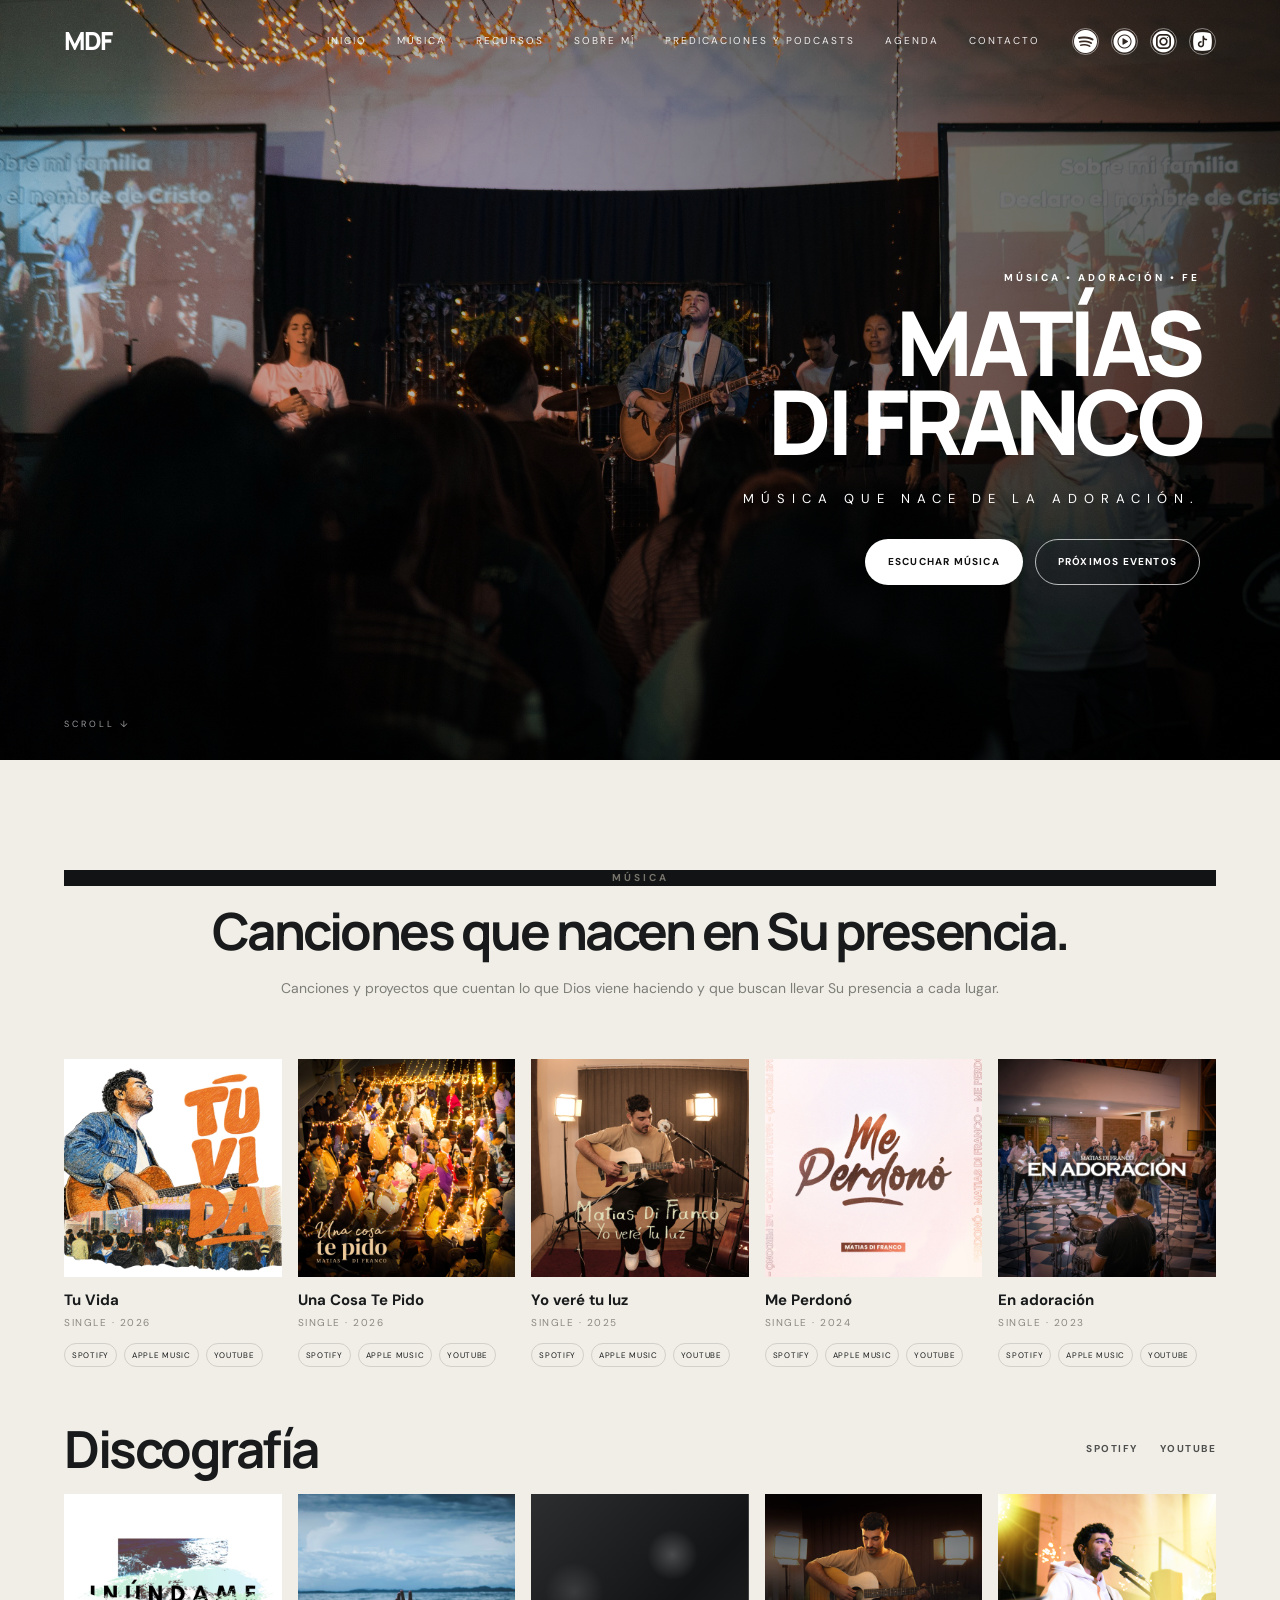
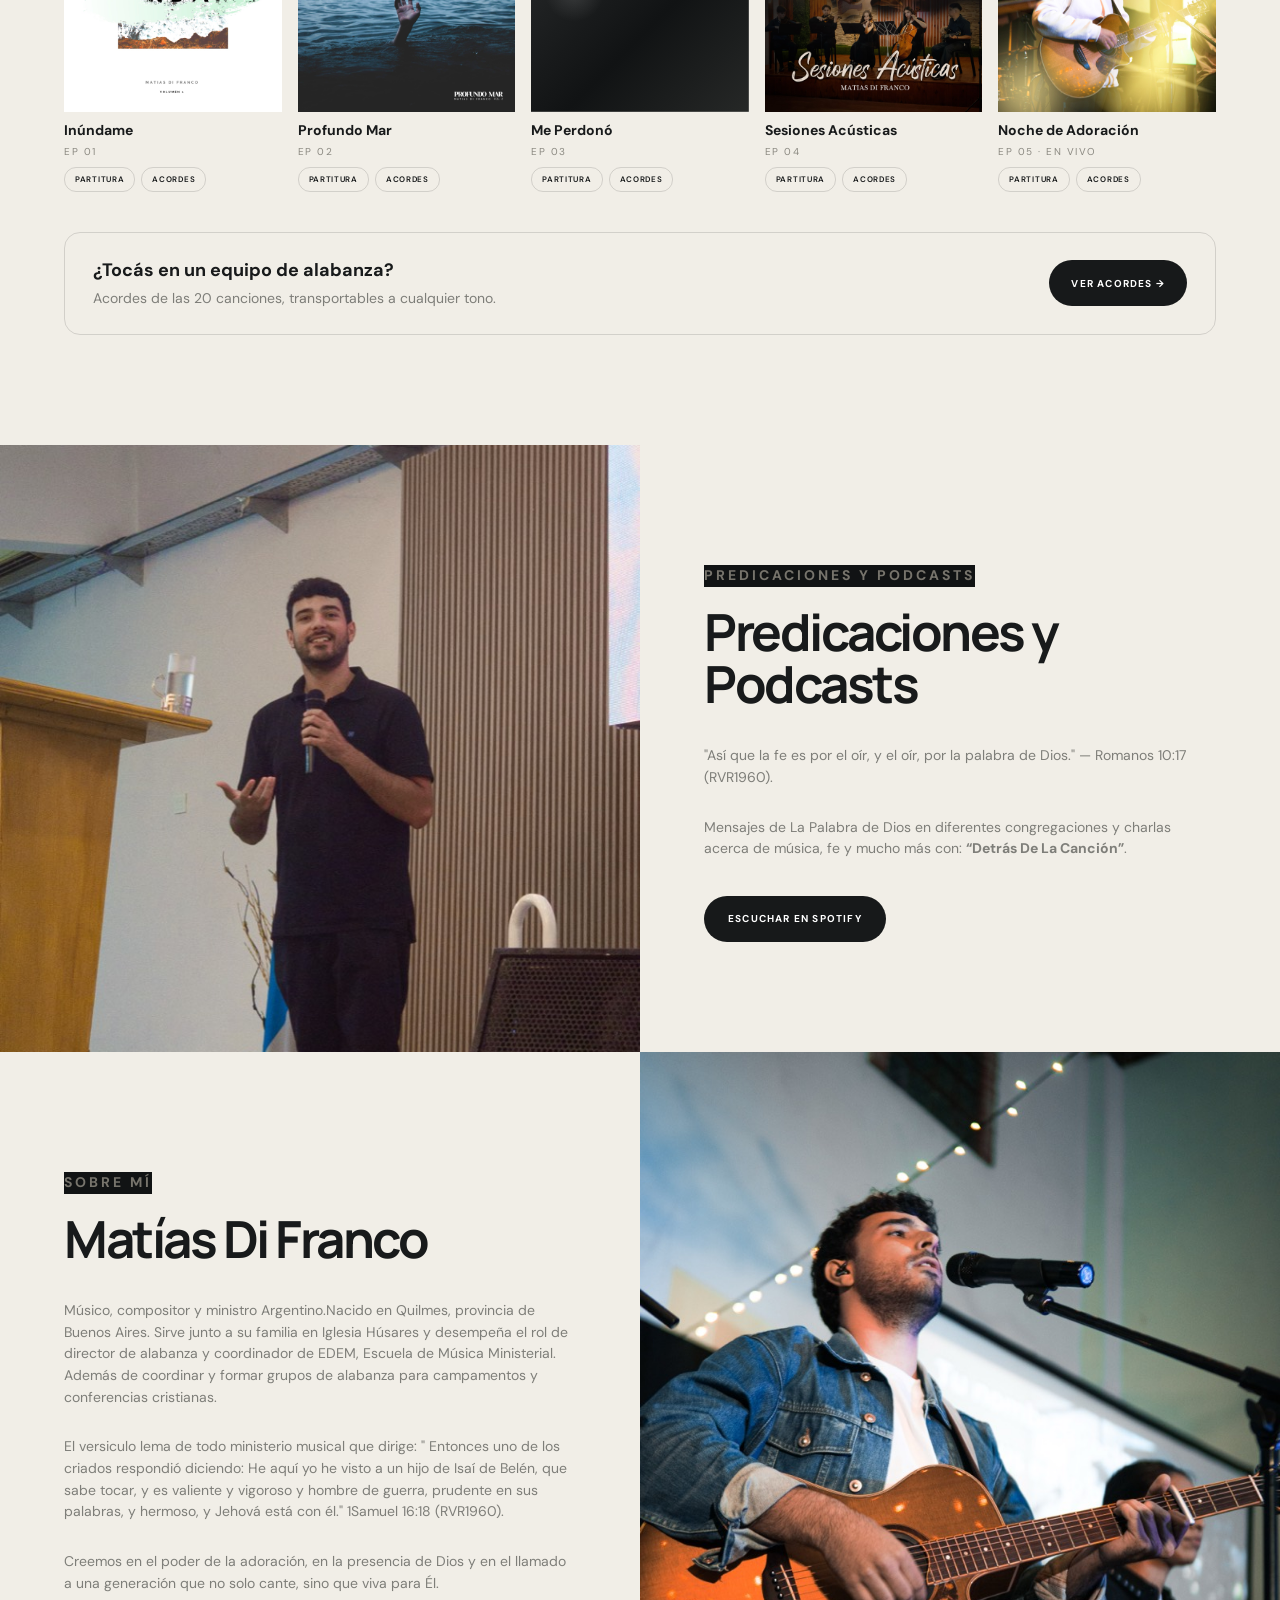
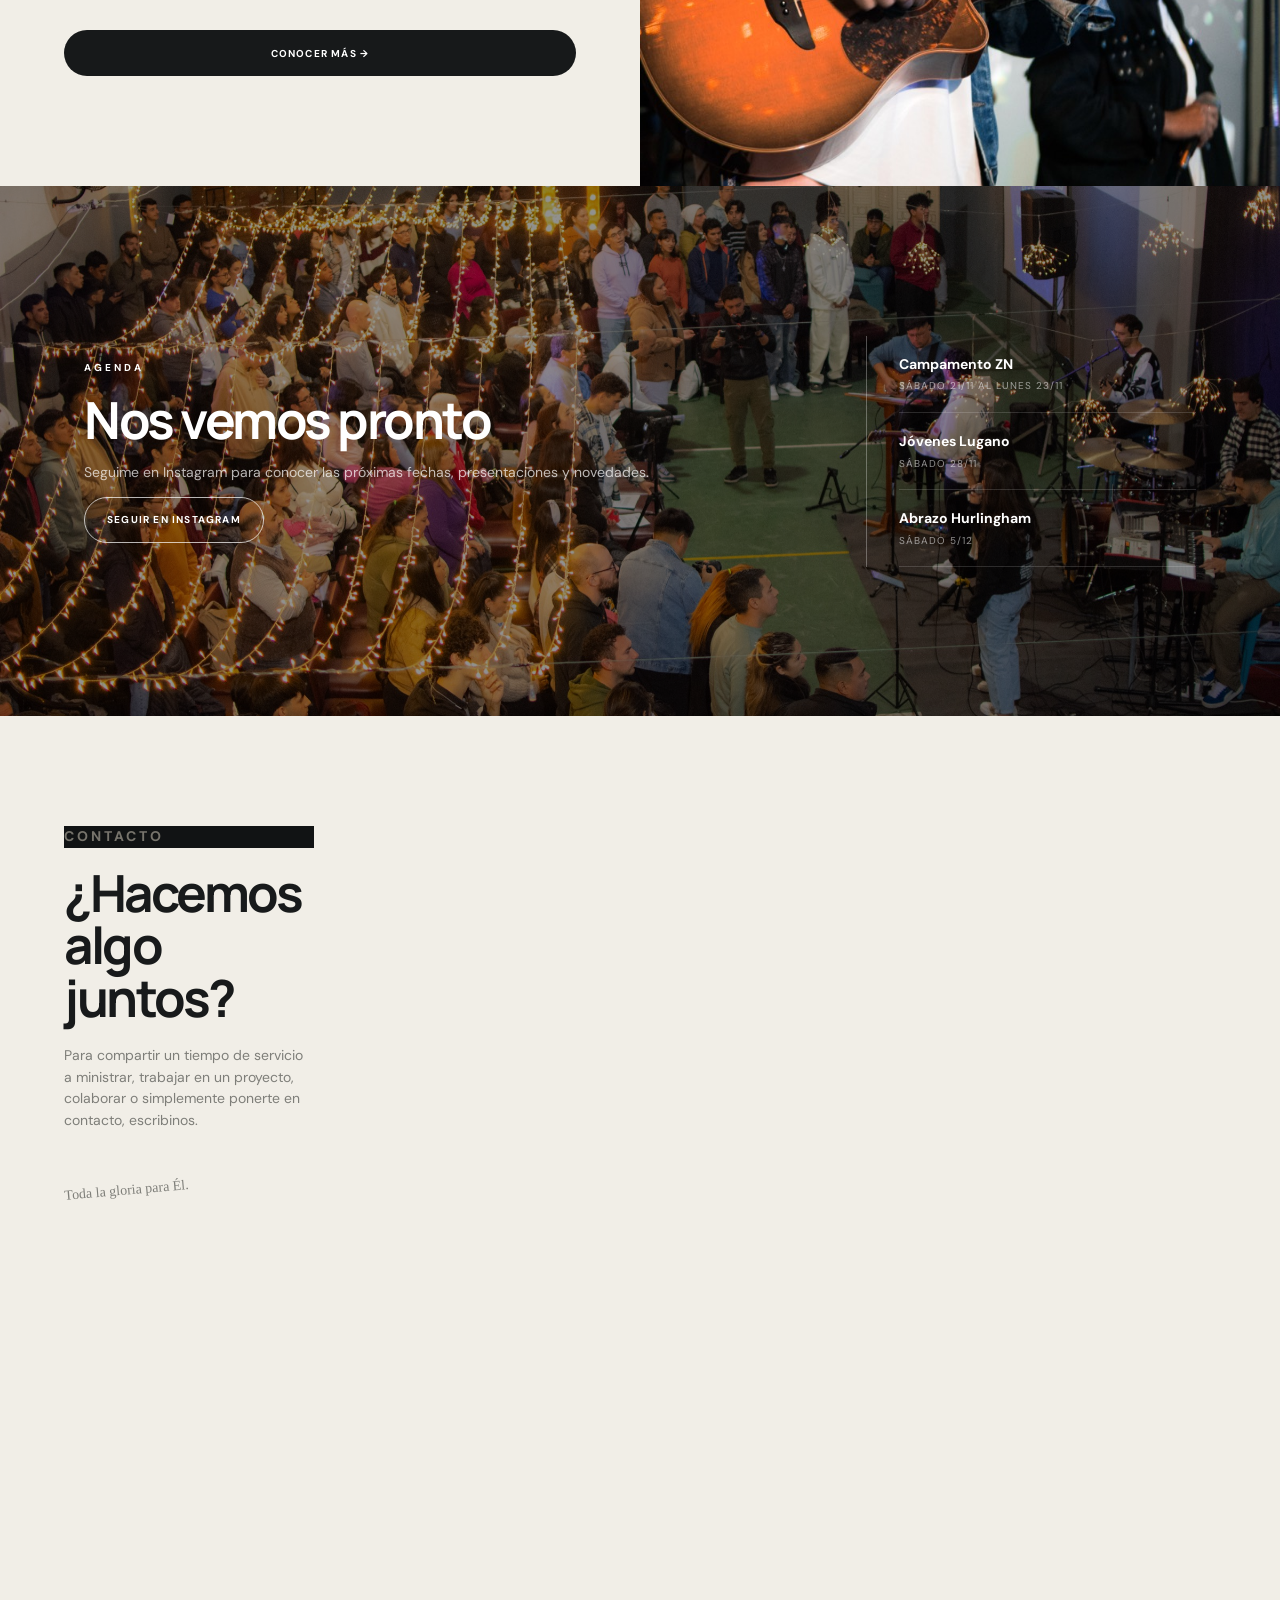
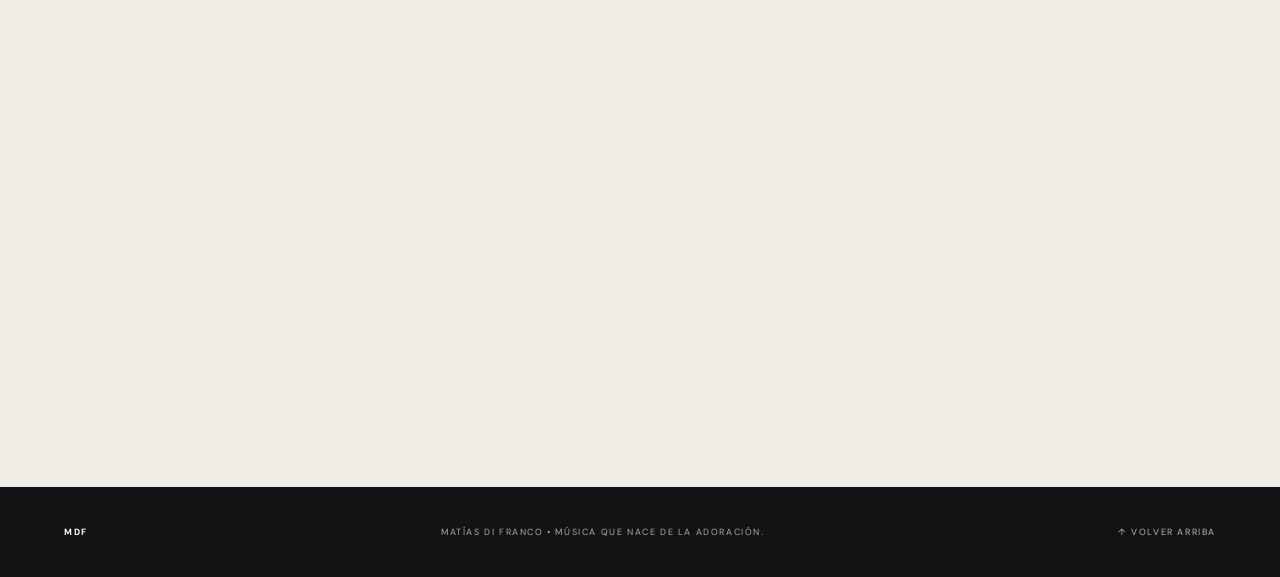
<file: index.html>
<!doctype html>
<html lang="es">
<head>
    <link rel="icon" type="image/png" href="/assets/favicon.png">
    <meta charset="UTF-8"/>
    <meta name="viewport" content="width=device-width, initial-scale=1.0"/>

    <title>Matías Di Franco | Músico y adorador cristiano argentino</title>
    <meta name="description"
          content="Matías Di Franco, músico, compositor y director de alabanza de Quilmes, Argentina. Escuchá sus canciones, EPs, predicaciones y el podcast Detrás de la Canción."/>
    <link rel="canonical" href="https://https://matiasdifranco.musica.ar/"/>
    <meta name="theme-color" content="#111314"/>
    <link
            href="https://fonts.googleapis.com/css2?family=DM+Sans:wght@400;500;600;700&family=Manrope:wght@400;500;600;700;800&family=Permanent+Marker&display=swap"
            rel="stylesheet"
    />

    <link rel="stylesheet" href="styles.css" />

    <!-- Open Graph (WhatsApp, Facebook, Instagram) -->
    <meta property="og:type" content="website"/>
    <meta property="og:title" content="Matías Di Franco — Música que nace de la adoración"/>
    <meta property="og:description" content="Canciones, EPs, predicaciones y podcast."/>
    <meta property="og:url" content="https://https://matiasdifranco.musica.ar/"/>
    <meta property="og:image" content="https://https://matiasdifranco.musica.ar/assets/og-image.jpg"/>
    <meta property="og:locale" content="es_AR"/>
    <link rel="preconnect" href="https://fonts.googleapis.com" />
    <link rel="preconnect" href="https://fonts.gstatic.com" crossorigin />

    <!-- Twitter/X -->
    <meta name="twitter:card" content="summary_large_image"/>

    <!-- Favicon -->
    <link rel="icon" href="/favicon.ico"/>

    <script type="application/ld+json">
        {
            "@context": "https://schema.org",
            "@type": "MusicGroup",
            "name": "Matías Di Franco",
            "url": "https://https://matiasdifranco.musica.ar/",
            "image": "https://https://matiasdifranco.musica.ar/assets/og-image.jpg",
            "description": "Músico, compositor y director de alabanza argentino.",
            "genre": "Música cristiana",
            "sameAs": [
                "https://open.spotify.com/intl-es/artist/5ku1ZJrS85p96dRru40U2I",
                "https://www.youtube.com/@MatiasDiFranco",
                "https://www.instagram.com/mati_difranco/",
                "https://www.tiktok.com/@matidifranco"
            ]
        }
    </script>
</head>

<body>
<!-- ========================================
   HEADER
======================================== -->

<header class="site-header">
    <a href="#inicio" class="brand" aria-label="Matías Di Franco">
        <span class="brand-mark">MDF</span>
    </a>

    <nav class="nav" id="mainNav">
        <a href="#inicio">Inicio</a>
        <a href="#musica">Música</a>
        <a href="recursos/transportar.html">Recursos</a>
        <a href="#sobre-mi">Sobre mí</a>
        <a href="#predicaciones">Predicaciones y Podcasts</a>
        <a href="#agenda">Agenda</a>
        <a href="#contacto">Contacto</a>

        <div class="nav-social">
            <a href="https://open.spotify.com/intl-es/artist/5ku1ZJrS85p96dRru40U2I?si=ULFduwJeRYiNeaVhulQ0YQ"
               target="_blank" rel="noopener" aria-label="Spotify">
                <img src="assets/logo-spotify.png" alt="" class="social-logo"/>
            </a>
            <a href="https://www.youtube.com/@MatiasDiFranco/videos" target="_blank" rel="noopener"
               aria-label="YouTube">
                <img src="assets/logo-youtube.png" alt="" class="social-logo"/>
            </a>
            <a href="https://www.instagram.com/mati_difranco/" target="_blank" rel="noopener" aria-label="Instagram">
                <img src="assets/logo-instagram.png" alt="" class="social-logo"/>
            </a>
            <a href="https://www.tiktok.com/@matidifranco" target="_blank" rel="noopener" aria-label="TikTok">
                <img src="assets/logo-tiktok.png" alt="" class="social-logo"/>
            </a>
        </div>
    </nav>

    <div class="social-mini">
        <a
                href="https://open.spotify.com/intl-es/artist/5ku1ZJrS85p96dRru40U2I?si=ULFduwJeRYiNeaVhulQ0YQ"
                target="_blank"
                rel="noopener"
                aria-label="Spotify"
        >
            <img src="assets/logo-spotify.png" alt="" class="social-logo"/>
        </a>

        <a
                href="https://www.youtube.com/@MatiasDiFranco/videos"
                target="_blank"
                rel="noopener"
                aria-label="YouTube"
        >
            <img src="assets/logo-youtube.png" alt="" class="social-logo"/>
        </a>

        <a
                href="https://www.instagram.com/mati_difranco/"
                target="_blank"
                rel="noopener"
                aria-label="Instagram"
        >
            <img src="assets/logo-instagram.png" alt="" class="social-logo"/>
        </a>

        <a
                href="https://www.tiktok.com/@matidifranco"
                target="_blank"
                rel="noopener"
                aria-label="TikTok"
        >
            <img src="assets/logo-tiktok.png" alt="" class="social-logo"/>
        </a>
    </div>

    <button class="menu-toggle" id="menuToggle" aria-label="Abrir menú">
        ☰
    </button>
</header>

<!-- ========================================
   HERO
======================================== -->

<main id="inicio">
    <section class="hero">
        <div class="hero-photo photo-placeholder" data-photo="hero.jpg"></div>

        <div class="hero-overlay"></div>

        <div class="hero-content">
            <p class="eyebrow">MÚSICA • ADORACIÓN • FE</p>

            <h1>
                MATÍAS<br/>
                <span>DI FRANCO</span>
            </h1>

            <p class="tagline">Música que nace de la adoración.</p>

            <div class="hero-actions">
                <a href="#musica" class="btn btn-light"> Escuchar música </a>

                <a href="#agenda" class="btn btn-outline"> Próximos eventos </a>
            </div>
        </div>

        <div class="scroll-note">SCROLL ↓</div>
    </section>

    <!-- ========================================
       MÚSICA
  ======================================== -->

    <section class="section light" id="musica">
        <div class="section-intro">
            <p class="eyebrow dark">MÚSICA</p>

            <h2>Canciones que nacen en Su presencia.</h2>

            <p>
                Canciones y proyectos que cuentan lo que Dios viene haciendo y que
                buscan llevar Su presencia a cada lugar.
            </p>
        </div>

        <div class="music-content">
            <!-- SINGLES -->

            <div class="release-grid">
                <!-- TU VIDA -->

                <article class="release-card">
                    <a
                            href="https://open.spotify.com/intl-es/album/4cHsMam2N1JVeoEkoeEHEX?si=tBRI3ObTRCuGe12h8w-4hQ"
                            target="_blank"
                            rel="noopener"
                            class="release-image photo-placeholder"
                            aria-label="Escuchar Tu Vida"
                    >
                        <img src="assets/tu-vida.jpg" alt="Portada de Tu Vida" width="1200" height="1200" loading="lazy" decoding="async"/>
                    </a>

                    <h3>Tu Vida</h3>

                    <p>Single · 2026</p>

                    <div class="platforms">
                        <a
                                href="https://open.spotify.com/intl-es/album/4cHsMam2N1JVeoEkoeEHEX?si=tBRI3ObTRCuGe12h8w-4hQ"
                                target="_blank"
                                rel="noopener"
                        >
                            Spotify
                        </a>

                        <a
                                href="https://music.apple.com/us/album/tu-vida-live-single/6800791732"
                                target="_blank"
                                rel="noopener"
                        >
                            Apple Music
                        </a>

                        <a
                                href="https://www.youtube.com/watch?v=yKXQZbf1UQ8"
                                target="_blank"
                                rel="noopener"
                        >
                            YouTube
                        </a>
                    </div>
                </article>

                <!-- UNA COSA TE PIDO -->

                <article class="release-card">
                    <a
                            href="https://open.spotify.com/intl-es/track/3ZYlgWybLW8MpjSXJp0BVZ?si=bddb56b636314c24"
                            target="_blank"
                            rel="noopener"
                            class="release-image photo-placeholder"
                            aria-label="Escuchar Una Cosa Te Pido"
                    >
                        <img src="assets/una-cosa.jpg" alt="Portada de Una Cosa Te Pido" width="1200" height="1200" loading="lazy" decoding="async"/>
                    </a>

                    <h3>Una Cosa Te Pido</h3>

                    <p>Single · 2026</p>

                    <div class="platforms">
                        <a
                                href="https://open.spotify.com/intl-es/track/3ZYlgWybLW8MpjSXJp0BVZ?si=bddb56b636314c24"
                                target="_blank"
                                rel="noopener"
                        >
                            Spotify
                        </a>

                        <a
                                href="https://music.apple.com/us/song/una-cosa-te-pido-live/1876853602"
                                target="_blank"
                                rel="noopener"
                        >
                            Apple Music
                        </a>

                        <a
                                href="https://youtu.be/WKEL4KPCYlk?si=NF8btIXtIXCkwuCl"
                                target="_blank"
                                rel="noopener"
                        >
                            YouTube
                        </a>
                    </div>
                </article>

                <!-- YO VERÉ TU LUZ -->

                <article class="release-card">
                    <a
                            href="https://open.spotify.com/intl-es/track/5HpP391OvJEYuHKIHQDLrA?si=0ae91d305fb14a6b"
                            target="_blank"
                            rel="noopener"
                            class="release-image photo-placeholder"
                            aria-label="Escuchar Yo veré tu luz"
                    >
                        <img src="assets/yo-vere-tu-luz.jpg" alt="Portada de Yo veré tu luz" width="1200" height="1200" loading="lazy" decoding="async"/>
                    </a>

                    <h3>Yo veré tu luz</h3>

                    <p>Single · 2025</p>

                    <div class="platforms">
                        <a
                                href="https://open.spotify.com/intl-es/track/5HpP391OvJEYuHKIHQDLrA?si=0ae91d305fb14a6b"
                                target="_blank"
                                rel="noopener"
                        >
                            Spotify
                        </a>

                        <a
                                href="https://music.apple.com/us/song/yo-ver%C3%A9-tu-luz/1849396861"
                                target="_blank"
                                rel="noopener"
                        >
                            Apple Music
                        </a>

                        <a
                                href="https://youtu.be/rX7zpjvVbf0?si=HJJMW_dWFwvRERd1"
                                target="_blank"
                                rel="noopener"
                        >
                            YouTube
                        </a>
                    </div>
                </article>

                <!-- ME PERDONÓ -->

                <article class="release-card">
                    <a
                            href="https://open.spotify.com/intl-es/track/3wyv6JZSNgFIO16wjSb5xN?si=0507a21235774b76"
                            target="_blank"
                            rel="noopener"
                            class="release-image photo-placeholder"
                            aria-label="Escuchar Me Perdonó"
                    >
                        <img src="assets/me-perdono.jpg" alt="Portada de Me Perdonó" width="1200" height="1200" loading="lazy" decoding="async"/>
                    </a>

                    <h3>Me Perdonó</h3>

                    <p>Single · 2024</p>

                    <div class="platforms">
                        <a
                                href="https://open.spotify.com/intl-es/track/3wyv6JZSNgFIO16wjSb5xN?si=0507a21235774b76"
                                target="_blank"
                                rel="noopener"
                        >
                            Spotify
                        </a>

                        <a
                                href="https://music.apple.com/us/song/me-perdon%C3%B3/1845395699"
                                target="_blank"
                                rel="noopener"
                        >
                            Apple Music
                        </a>

                        <a
                                href="https://youtu.be/vENB-kNXGzw?si=IDIS5qFV2dKSm0TX"
                                target="_blank"
                                rel="noopener"
                        >
                            YouTube
                        </a>
                    </div>
                </article>

                <!-- EN ADORACIÓN -->

                <article class="release-card">
                    <a
                            href="https://open.spotify.com/intl-es/track/3t7Er2NdY4SDW2esc6lFjZ?si=2c477cd33b684ba2"
                            target="_blank"
                            rel="noopener"
                            class="release-image photo-placeholder"
                            aria-label="Escuchar En adoración"
                    >
                        <img src="assets/en-adoracion.jpg" alt="Portada de En adoración" width="1200" height="1200" loading="lazy" decoding="async"/>
                    </a>

                    <h3>En adoración</h3>

                    <p>Single · 2023</p>

                    <div class="platforms">
                        <a
                                href="https://open.spotify.com/intl-es/track/3t7Er2NdY4SDW2esc6lFjZ?si=2c477cd33b684ba2"
                                target="_blank"
                                rel="noopener"
                        >
                            Spotify
                        </a>

                        <a
                                href="https://music.apple.com/us/song/en-adoraci%C3%B3n/1845703575"
                                target="_blank"
                                rel="noopener"
                        >
                            Apple Music
                        </a>

                        <a
                                href="https://youtu.be/cItvM_ECMvo?si=all23N-tK7dPgkZp"
                                target="_blank"
                                rel="noopener"
                        >
                            YouTube
                        </a>
                    </div>
                </article>
            </div>
        </div>

        <!-- ========================================
   DISCOGRAFÍA
======================================== -->
        <div class="ep-section" id="discografia">
            <div class="section-topline">
                <h2>Discografía</h2>
                <div class="discography-links">
                    <a
                            href="https://open.spotify.com/playlist/05PbiiLm35euQ6Ds5pF64f?si=51050774b89a495a"
                            target="_blank"
                            rel="noopener"
                    >
                        Spotify
                    </a>
                    <a
                            href="https://youtube.com/playlist?list=PLrJWQtn--FORKzC6skpFKlKIC1Fgg08E-&si=hstaicbVoYAXZw29"
                            target="_blank"
                            rel="noopener"
                    >
                        YouTube
                    </a>
                </div>
            </div>
            <div class="ep-grid">
                <!-- EP 01 -->
                <article class="ep-card">
                    <a
                            href="https://youtube.com/playlist?list=PLrJWQtn--FOSK3OJcVXzoSiyZmE6JYz4l&si=B3k0JWpwztc02jy3"
                            target="_blank"
                            rel="noopener"
                            class="ep-link"
                    >
                        <div class="ep-cover photo-placeholder">
                            <img src="assets/ep-01.jpg" alt="Portada de Inúndame" width="1200" height="1200" loading="lazy" decoding="async"/>
                        </div>
                        <h3>Inúndame</h3>
                        <p>EP 01</p>
                    </a>
                    <div class="ep-actions">
                        <a href="https://mega.nz/folder/9BZjmSJa#6VBR_tYP3yBF1EOPrETV8g" target="_blank" rel="noopener noreferrer" class="ep-resource-btn">Partitura</a>
                        <a href="recursos/transportar.html?ep=01" class="ep-resource-btn">Acordes</a>
                    </div>
                </article>
                <!-- EP 02 -->
                <article class="ep-card">
                    <a
                            href="https://youtube.com/playlist?list=PLrJWQtn--FOSlUcNYYkXgp8Qy9BtfJdF1&si=W8HHDwi0qPKrCV3_"
                            target="_blank"
                            rel="noopener"
                            class="ep-link"
                    >
                        <div class="ep-cover photo-placeholder">
                            <img src="assets/ep-02.jpg" alt="Portada de Profundo Mar" width="1200" height="1200" loading="lazy" decoding="async"/>
                        </div>
                        <h3>Profundo Mar</h3>
                        <p>EP 02</p>
                    </a>
                    <div class="ep-actions">
                        <a href="https://mega.nz/folder/sN531BqD#bGGrl6KRdk-oJ6iakSCUxw" target="_blank" rel="noopener noreferrer" class="ep-resource-btn">Partitura</a>
                        <a href="recursos/transportar.html?ep=02" class="ep-resource-btn">Acordes</a>
                    </div>
                </article>
                <!-- EP 03 -->
                <article class="ep-card">
                    <a
                            href="https://youtube.com/playlist?list=PLrJWQtn--FORq63fu-aXR4e2GtafRsR43&si=owZX0Npeyfdm9zLe"
                            target="_blank"
                            rel="noopener"
                            class="ep-link"
                    >
                        <div class="ep-cover photo-placeholder">
                            <img src="assets/ep-03.jpg" alt="Portada de Me Perdonó" width="1200" height="1200" loading="lazy" decoding="async"/>
                        </div>
                        <h3>Me Perdonó</h3>
                        <p>EP 03</p>
                    </a>
                    <div class="ep-actions">
                        <a href="https://mega.nz/folder/gcpy1JrK#hq96eytKzggLsXESlakvEg" target="_blank" rel="noopener noreferrer" class="ep-resource-btn">Partitura</a>
                        <a href="recursos/transportar.html?ep=03" class="ep-resource-btn">Acordes</a>
                    </div>
                </article>
                <!-- EP 04 -->
                <article class="ep-card">
                    <a
                            href="https://youtube.com/playlist?list=PLrJWQtn--FOTw1dAc4LjnZoXV_21_CxoB&si=rZMVbTYQ_rJal-EO"
                            target="_blank"
                            rel="noopener"
                            class="ep-link"
                    >
                        <div class="ep-cover photo-placeholder">
                            <img src="assets/ep-04.jpg" alt="Portada de Sesiones Acústicas" width="1200" height="1200" loading="lazy" decoding="async"/>
                        </div>
                        <h3>Sesiones Acústicas</h3>
                        <p>EP 04</p>
                    </a>
                    <div class="ep-actions">
                        <a href="https://mega.nz/folder/AARGTbhC#iK8eQ9XskPEFEFwSGd80jw" target="_blank" rel="noopener noreferrer" class="ep-resource-btn">Partitura</a>
                        <a href="recursos/transportar.html?ep=04" class="ep-resource-btn">Acordes</a>
                    </div>
                </article>
                <!-- EP 05 -->
                <article class="ep-card">
                    <a
                            href="https://youtube.com/playlist?list=PLrJWQtn--FOQKo4rtbibFVPQUpAzWnsdb&si=ngBlUSuyAH3Tdug8"
                            target="_blank"
                            rel="noopener"
                            class="ep-link"
                    >
                        <div class="ep-cover photo-placeholder">
                            <img src="assets/ep-05.jpg" alt="Portada de Noche de Adoración" width="1200" height="1200" loading="lazy" decoding="async"/>
                        </div>
                        <h3>Noche de Adoración</h3>
                        <p>EP 05 · En Vivo</p>
                    </a>
                    <div class="ep-actions">
                        <a href="https://mega.nz/folder/JIoxyZAY#JIQw0gGp6BJ9iaLr7jMdVQ" target="_blank" rel="noopener noreferrer" class="ep-resource-btn">Partitura</a>
                        <a href="recursos/transportar.html?ep=05" class="ep-resource-btn">Acordes</a>
                    </div>
                </article>
            </div>

            <aside class="chords-banner">
                <div>
                    <h3>¿Tocás en un equipo de alabanza?</h3>
                    <p>Acordes de las 20 canciones, transportables a cualquier tono.</p>
                </div>
                <a href="recursos/transportar.html" class="btn btn-dark">Ver acordes →</a>
            </aside>
        </div>
    </section>

    <!-- ========================================
       PREDICACIONES Y PODCASTS
  ========================================= -->

    <section class="split podcasts-section" id="predicaciones">
        <div
                class="split-photo photo-placeholder"
                data-photo="predicaciones.jpg"
        ></div>

        <div class="split-copy podcasts-copy">
            <p class="eyebrow dark">PREDICACIONES Y PODCASTS</p>

            <h2>Predicaciones y Podcasts</h2>

            <p>
                "Así que la fe es por el oír, y el oír, por la palabra de Dios." —
                Romanos 10:17 (RVR1960).
            </p>

            <p>
                Mensajes de La Palabra de Dios en diferentes congregaciones y
                charlas acerca de música, fe y mucho más con:
                <strong>“Detrás De La Canción”</strong>.
            </p>

            <a
                    href="https://open.spotify.com/show/2O2x2IkKRaas7H2tX5G1Ty?si=45dbe01f3d2d4571"
                    target="_blank"
                    rel="noopener"
                    class="btn btn-dark spotify-podcast-btn"
            >
                Escuchar en Spotify
            </a>
        </div>
    </section>

    <!-- ========================================
       SOBRE MÍ
  ========================================= -->

    <section class="split" id="sobre-mi">
        <div class="split-copy">
            <p class="eyebrow dark">SOBRE MÍ</p>

            <h2>Matías Di Franco</h2>

            <p>
                Músico, compositor y ministro Argentino.Nacido en Quilmes, provincia
                de Buenos Aires. Sirve junto a su familia en Iglesia Húsares y
                desempeña el rol de director de alabanza y coordinador de EDEM,
                Escuela de Música Ministerial. Además de coordinar y formar grupos
                de alabanza para campamentos y conferencias cristianas.
            </p>

            <p>
                El versiculo lema de todo ministerio musical que dirige: " Entonces
                uno de los criados respondió diciendo: He aquí yo he visto a un hijo
                de Isaí de Belén, que sabe tocar, y es valiente y vigoroso y hombre
                de guerra, prudente en sus palabras, y hermoso, y Jehová está con
                él." 1Samuel 16:18 (RVR1960).
            </p>

            <p>
                Creemos en el poder de la adoración, en la presencia de Dios y en el
                llamado a una generación que no solo cante, sino que viva para Él.
            </p>

            <a href="#contacto" class="btn btn-dark"> Conocer más → </a>
        </div>

        <div
                class="split-photo photo-placeholder"
                data-photo="sobre-mi.jpg"
        ></div>
    </section>

    <!-- ========================================
       AGENDA
  ========================================= -->

    <section class="agenda" id="agenda">
        <div class="agenda-bg photo-placeholder" data-photo="agenda.jpg"></div>

        <div class="agenda-overlay"></div>

        <div class="agenda-content">
            <div>
                <p class="eyebrow">AGENDA</p>

                <h2>Nos vemos pronto</h2>

                <p>
                    Seguime en Instagram para conocer las próximas fechas,
                    presentaciones y novedades.
                </p>

                <a
                        href="https://www.instagram.com/mati_difranco/"
                        target="_blank"
                        rel="noopener"
                        class="btn btn-outline"
                >
                    Seguir en Instagram
                </a>
            </div>

            <div class="upcoming">
                <div class="date-item">
                    <strong>Campamento ZN </strong>
                    <span>Sábado 21/11 al Lunes 23/11</span>
                </div>

                <div class="date-item">
                    <strong>Jóvenes Lugano</strong>
                    <span>Sábado 28/11</span>
                </div>

                <div class="date-item">
                    <strong>Abrazo Hurlingham</strong>
                    <span>Sábado 5/12</span>
                </div>
            </div>
        </div>
    </section>

    <!-- ========================================
       CONTACTO
  ========================================= -->

    <section class="section light contact" id="contacto">
        <div class="contact-copy">
            <p class="eyebrow dark">CONTACTO</p>

            <h2>¿Hacemos algo juntos?</h2>

            <p>
                Para compartir un tiempo de servicio a ministrar, trabajar en un proyecto, colaborar
                o simplemente ponerte en contacto, escribinos.
            </p>

            <p class="signature">Toda la gloria para Él.</p>
        </div>

        <!-- FORMULARIO DE GOOGLE -->

        <div class="formulario-invitaciones">
            <iframe
                    src="https://docs.google.com/forms/d/e/1FAIpQLSf4VbGlijK3fKHisxNEOG5BIoCEvgqt3T_oks3PB-a2_Ble2w/viewform?embedded=true"
                    width="100%"
                    height="2751"
                    frameborder="0"
                    marginheight="0"
                    marginwidth="0"
            >
                Cargando…
            </iframe>
        </div>
    </section>
</main>

<!-- ========================================
   FOOTER
======================================== -->

<footer class="footer">
    <div>
        <strong>MDF</strong>
    </div>

    <p>MATÍAS DI FRANCO • MÚSICA QUE NACE DE LA ADORACIÓN.</p>

    <a href="#inicio"> ↑ Volver arriba </a>
</footer>

<script src="script.js"></script>
</body>
</html>
</file>
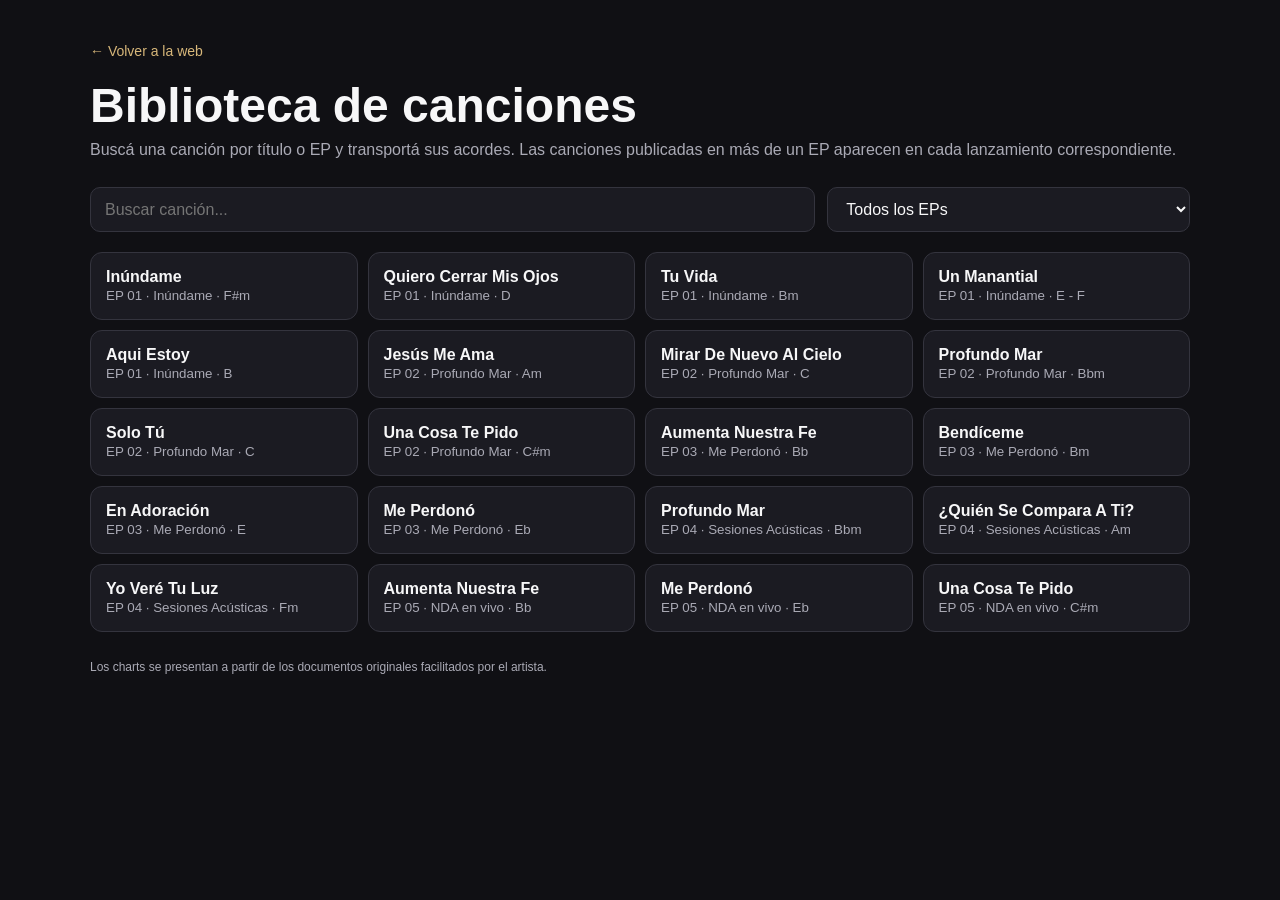
<file: recursos/recursos.html>
<!doctype html>
<html lang="es">
<head>
<meta charset="utf-8"><meta name="viewport" content="width=device-width,initial-scale=1">
<title>Biblioteca de canciones | Matías Di Franco</title>
<style>
:root{--bg:#101014;--panel:#1b1b22;--line:#34343e;--text:#f7f7f8;--muted:#aaaab5;--accent:#d7b77a}
*{box-sizing:border-box}body{margin:0;background:var(--bg);color:var(--text);font-family:Manrope,Arial,sans-serif}
main{width:min(1100px,92%);margin:42px auto 80px}.back{color:var(--accent);text-decoration:none;font-size:14px}
h1{font-size:clamp(30px,5vw,48px);margin:18px 0 8px} .intro{color:var(--muted);margin:0 0 28px}
.controls{display:grid;grid-template-columns:2fr 1fr;gap:12px;margin-bottom:20px}
input,select,button{font:inherit;border:1px solid var(--line);border-radius:10px;padding:12px 14px;background:var(--panel);color:var(--text)}
.list{display:grid;grid-template-columns:repeat(auto-fit,minmax(230px,1fr));gap:10px;margin:16px 0 28px}
.song{background:var(--panel);border:1px solid var(--line);border-radius:12px;padding:15px;text-align:left;cursor:pointer}
.song:hover,.song.active{border-color:var(--accent)}.song b{display:block}.song small{color:var(--muted)}
.sheet{background:#fff;color:#171717;border-radius:14px;padding:clamp(18px,4vw,36px);display:none}
.sheet.show{display:block}.sheethead{border-bottom:1px solid #ddd;padding-bottom:14px;margin-bottom:20px}
.sheet h2{margin:0 0 6px;font-size:28px}.meta{color:#555;font-size:13px}
.actions{display:flex;gap:8px;flex-wrap:wrap;margin:16px 0}.actions button{background:#222;color:#fff;border:0;cursor:pointer}
.actions button.primary{background:#a77c39}.key{font-weight:800;color:#805b23}
.chart{columns:2;column-gap:40px}
.part{break-inside:avoid;margin-bottom:18px}
.lineblock{break-inside:avoid;margin:0 0 12px;white-space:pre-wrap}
.section{font-weight:800;font-size:13px;letter-spacing:.07em;margin:0 0 8px;color:#805b23}
.chords{font-family:ui-monospace,Consolas,monospace;font-size:15px;font-weight:700;color:#805b23;white-space:pre;overflow-x:auto}
.lyric{font-family:ui-monospace,Consolas,monospace;font-size:15px;line-height:1.5;white-space:pre-wrap;margin-bottom:6px}
.blank{height:8px}
.foot{color:var(--muted);font-size:12px;margin-top:24px}
@media(max-width:650px){.controls{grid-template-columns:1fr}.chart{columns:1}}
@media print{body{background:#fff}.back,.intro,.controls,.list,.actions,.foot{display:none!important}main{width:100%;margin:0}.sheet{display:block!important;padding:0}.chart{columns:2;column-gap:24px}}
</style></head>
<body><main>
<a class="back" href="../index.html#discografia">← Volver a la web</a>
<h1>Biblioteca de canciones</h1><p class="intro">Buscá una canción por título o EP y transportá sus acordes. Las canciones publicadas en más de un EP aparecen en cada lanzamiento correspondiente.</p>
<div class="controls"><input id="search" placeholder="Buscar canción..." aria-label="Buscar canción"><select id="ep"><option value="">Todos los EPs</option><option>EP 01 · Inúndame</option><option>EP 02 · Profundo Mar</option><option>EP 03 · Me Perdonó</option><option>EP 04 · Sesiones Acústicas</option><option>EP 05 · NDA en vivo</option></select></div>
<div id="list" class="list"></div>
<section id="sheet" class="sheet"><div class="sheethead"><h2 id="title"></h2><div class="meta" id="meta"></div><div class="meta" id="keyline"></div></div>
<div class="actions"><button id="down">− Semitono</button><button id="up">+ Semitono</button><button id="reset">Tonalidad original</button><button id="print" class="primary">Imprimir / Guardar PDF</button></div>
<div id="chart" class="chart"></div><p class="meta" id="credits">Música y letra según chart original.</p></section>
<p class="foot">Los charts se presentan a partir de los documentos originales facilitados por el artista.</p>
</main>
<script src="canciones.js?v=20261106b"></script>
<script>
const $=id=>document.getElementById(id);let current=null,shift=0;
const sharp=['C','C#','D','D#','E','F','F#','G','G#','A','A#','B'],flat=['C','Db','D','Eb','E','F','Gb','G','Ab','A','Bb','B'];
const noteMap={'C':0,'B#':0,'C#':1,'Db':1,'D':2,'D#':3,'Eb':3,'E':4,'Fb':4,'E#':5,'F':5,'F#':6,'Gb':6,'G':7,'G#':8,'Ab':8,'A':9,'A#':10,'Bb':10,'B':11,'Cb':11};
function transposeNote(n,s,preferFlat){let v=noteMap[n];if(v===undefined)return n;return (preferFlat?flat:sharp)[(v+s%12+12)%12]}
function chordToken(tok,s){
 const m=tok.match(/^([A-G](?:#|b)?)(.*?)(?:\/([A-G](?:#|b)?)(.*))?$/);
 if(!m||noteMap[m[1]]===undefined)return tok;
 const f=/b/.test(m[1]);return transposeNote(m[1],s,f)+m[2]+(m[3]?'/'+transposeNote(m[3],s, /b/.test(m[3]))+m[4]:'');
}
function transposeLine(line,s){return line.replace(/\S+/g,t=>chordToken(t,s))}
function renderChart(){
 $('chart').innerHTML='';
 let part=null;
 current.lines.forEach(line=>{
  if(line.type==='section'||!part){part=document.createElement('div');part.className='part';$('chart').appendChild(part)}
  let el=document.createElement('div');el.className='lineblock';
  if(line.type==='section'){el.className='section';el.textContent=line.text}
  else if(line.type==='chords'){el.className='chords';el.textContent=transposeLine(line.text,shift)}
  else if(line.type==='lyric'){el.className='lyric';el.textContent=line.text}
  else {el.className='blank';}
  part.appendChild(el);
 });
 let key=current.key||'';
 $('keyline').innerHTML='Tonalidad: <strong class="key"></strong>';
 $('keyline').querySelector('strong').textContent=key.split(/\s*-\s*/).map(k=>transposeTokenKey(k,shift)).join(' – ')+(shift?' (transportada)':' (original)');
}
function transposeTokenKey(k,s){let m=k.match(/^([A-G](?:#|b)?)(.*)$/);return m&&noteMap[m[1]]!==undefined?transposeNote(m[1],s,/b/.test(m[1]))+m[2]:k}
function selectSong(song){current=song;shift=0;$('sheet').classList.add('show');$('title').textContent=song.title;$('meta').textContent=[song.ep,song.bpm?song.bpm+' BPM':'',song.meter?'Compás '+song.meter:''].filter(Boolean).join(' · ');$('credits').textContent='Estructura: '+(song.structure||'No especificada')+' · Chart original';renderChart();document.querySelectorAll('.song').forEach(b=>b.classList.toggle('active',b.dataset.title===song.title&&b.dataset.ep===song.ep));$('sheet').scrollIntoView({behavior:'smooth',block:'start'})}
function renderList(){let q=$('search').value.toLocaleLowerCase('es'),ep=$('ep').value;$('list').innerHTML='';let matches=SONGS.filter(s=>(!ep||s.ep===ep)&&s.title.toLocaleLowerCase('es').includes(q));matches.forEach(s=>{let b=document.createElement('button');b.className='song';b.dataset.title=s.title;b.dataset.ep=s.ep;b.innerHTML='<b></b><small></small>';b.querySelector('b').textContent=s.title;b.querySelector('small').textContent=s.ep+' · '+s.key;b.addEventListener('click',()=>selectSong(s));$('list').appendChild(b)});if(!matches.length)$('list').textContent='No encontramos canciones con esa búsqueda.'}
$('search').addEventListener('input',renderList);$('ep').addEventListener('change',renderList);
$('down').onclick=()=>{shift--;renderChart()};$('up').onclick=()=>{shift++;renderChart()};$('reset').onclick=()=>{shift=0;renderChart()};$('print').onclick=()=>window.print();
const epParam=new URLSearchParams(location.search).get('ep');
if(epParam){const opt=[...$('ep').options].find(o=>o.value.startsWith('EP '+epParam));if(opt)$('ep').value=opt.value}
renderList();
</script></body></html>
</file>
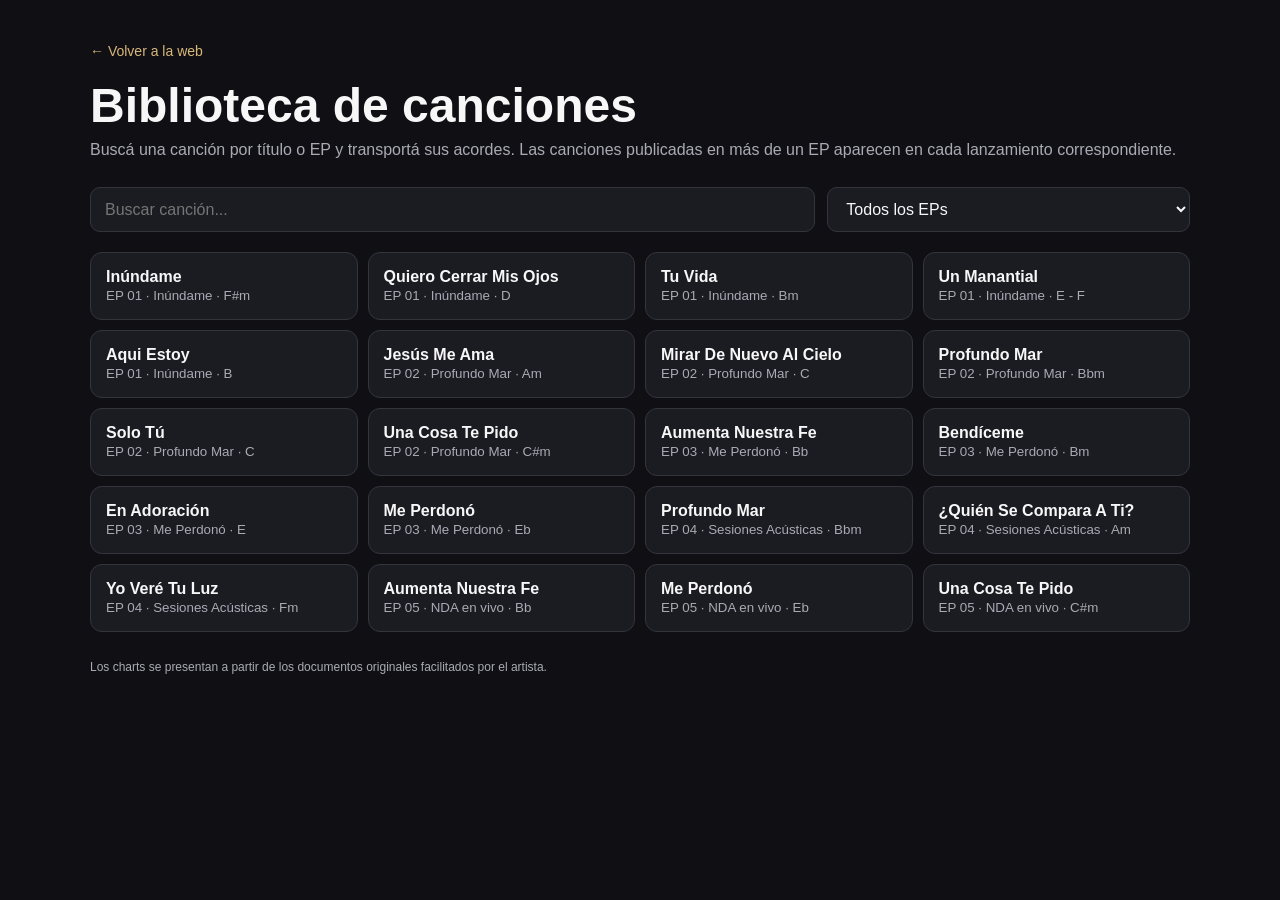
<file: recursos/transportar.html>
<!doctype html>
<html lang="es">
<head>
 <link rel="icon" type="image/png" href="/assets/favicon.png">
<meta charset="utf-8"><meta name="viewport" content="width=device-width,initial-scale=1">
<title>Biblioteca de canciones | Matías Di Franco</title>
<style>
:root{--bg:#101014;--panel:#1b1b22;--line:#34343e;--text:#f7f7f8;--muted:#aaaab5;--accent:#d7b77a}
*{box-sizing:border-box}body{margin:0;background:var(--bg);color:var(--text);font-family:Manrope,Arial,sans-serif}
main{width:min(1100px,92%);margin:42px auto 80px}.back{color:var(--accent);text-decoration:none;font-size:14px}
h1{font-size:clamp(30px,5vw,48px);margin:18px 0 8px} .intro{color:var(--muted);margin:0 0 28px}
.controls{display:grid;grid-template-columns:2fr 1fr;gap:12px;margin-bottom:20px}
input,select,button{font:inherit;border:1px solid var(--line);border-radius:10px;padding:12px 14px;background:var(--panel);color:var(--text)}
.list{display:grid;grid-template-columns:repeat(auto-fit,minmax(230px,1fr));gap:10px;margin:16px 0 28px}
.song{background:var(--panel);border:1px solid var(--line);border-radius:12px;padding:15px;text-align:left;cursor:pointer}
.song:hover,.song.active{border-color:var(--accent)}.song b{display:block}.song small{color:var(--muted)}
.sheet{background:#fff;color:#171717;border-radius:14px;padding:clamp(18px,4vw,36px);display:none}
.sheet.show{display:block}.sheethead{border-bottom:1px solid #ddd;padding-bottom:14px;margin-bottom:20px}
.sheet h2{margin:0 0 6px;font-size:28px}.meta{color:#555;font-size:13px}
.actions{display:flex;gap:8px;flex-wrap:wrap;margin:16px 0}.actions button{background:#222;color:#fff;border:0;cursor:pointer}
.actions button.primary{background:#a77c39}.key{font-weight:800;color:#805b23}
.chart{columns:2;column-gap:40px}
.part{break-inside:avoid;margin-bottom:18px}
.lineblock{break-inside:avoid;margin:0 0 12px;white-space:pre-wrap}
.section{font-weight:800;font-size:13px;letter-spacing:.07em;margin:0 0 8px;color:#805b23}
.chords{font-family:ui-monospace,Consolas,monospace;font-size:15px;font-weight:700;color:#805b23;white-space:pre;overflow-x:auto}
.lyric{font-family:ui-monospace,Consolas,monospace;font-size:15px;line-height:1.5;white-space:pre-wrap;margin-bottom:6px}
.blank{height:8px}
.foot{color:var(--muted);font-size:12px;margin-top:24px}
@media(max-width:650px){.controls{grid-template-columns:1fr}.chart{columns:1}}
@media print{body{background:#fff}.back,.intro,.controls,.list,.actions,.foot{display:none!important}main{width:100%;margin:0}.sheet{display:block!important;padding:0}.chart{columns:2;column-gap:24px}}
</style></head>
<body><main>
<a class="back" href="../index.html#discografia">← Volver a la web</a>
<h1>Biblioteca de canciones</h1><p class="intro">Buscá una canción por título o EP y transportá sus acordes. Las canciones publicadas en más de un EP aparecen en cada lanzamiento correspondiente.</p>
<div class="controls"><input id="search" placeholder="Buscar canción..." aria-label="Buscar canción"><select id="ep"><option value="">Todos los EPs</option><option>EP 01 · Inúndame</option><option>EP 02 · Profundo Mar</option><option>EP 03 · Me Perdonó</option><option>EP 04 · Sesiones Acústicas</option><option>EP 05 · NDA en vivo</option></select></div>
<div id="list" class="list"></div>
<section id="sheet" class="sheet"><div class="sheethead"><h2 id="title"></h2><div class="meta" id="meta"></div><div class="meta" id="keyline"></div></div>
<div class="actions"><button id="down">− Semitono</button><button id="up">+ Semitono</button><button id="reset">Tonalidad original</button><button id="print" class="primary">Imprimir / Guardar PDF</button></div>
<div id="chart" class="chart"></div><p class="meta" id="credits">Música y letra según chart original.</p></section>
<p class="foot">Los charts se presentan a partir de los documentos originales facilitados por el artista.</p>
</main>
<script src="canciones.js?v=20261106b"></script>
<script>
const $=id=>document.getElementById(id);let current=null,shift=0;
const sharp=['C','C#','D','D#','E','F','F#','G','G#','A','A#','B'],flat=['C','Db','D','Eb','E','F','Gb','G','Ab','A','Bb','B'];
const noteMap={'C':0,'B#':0,'C#':1,'Db':1,'D':2,'D#':3,'Eb':3,'E':4,'Fb':4,'E#':5,'F':5,'F#':6,'Gb':6,'G':7,'G#':8,'Ab':8,'A':9,'A#':10,'Bb':10,'B':11,'Cb':11};
function transposeNote(n,s,preferFlat){let v=noteMap[n];if(v===undefined)return n;return (preferFlat?flat:sharp)[(v+s%12+12)%12]}
function chordToken(tok,s){
 const m=tok.match(/^([A-G](?:#|b)?)(.*?)(?:\/([A-G](?:#|b)?)(.*))?$/);
 if(!m||noteMap[m[1]]===undefined)return tok;
 const f=/b/.test(m[1]);return transposeNote(m[1],s,f)+m[2]+(m[3]?'/'+transposeNote(m[3],s, /b/.test(m[3]))+m[4]:'');
}
function transposeLine(line,s){return line.replace(/\S+/g,t=>chordToken(t,s))}
function renderChart(){
 $('chart').innerHTML='';
 let part=null;
 current.lines.forEach(line=>{
  if(line.type==='section'||!part){part=document.createElement('div');part.className='part';$('chart').appendChild(part)}
  let el=document.createElement('div');el.className='lineblock';
  if(line.type==='section'){el.className='section';el.textContent=line.text}
  else if(line.type==='chords'){el.className='chords';el.textContent=transposeLine(line.text,shift)}
  else if(line.type==='lyric'){el.className='lyric';el.textContent=line.text}
  else {el.className='blank';}
  part.appendChild(el);
 });
 let key=current.key||'';
 $('keyline').innerHTML='Tonalidad: <strong class="key"></strong>';
 $('keyline').querySelector('strong').textContent=key.split(/\s*-\s*/).map(k=>transposeTokenKey(k,shift)).join(' – ')+(shift?' (transportada)':' (original)');
}
function transposeTokenKey(k,s){let m=k.match(/^([A-G](?:#|b)?)(.*)$/);return m&&noteMap[m[1]]!==undefined?transposeNote(m[1],s,/b/.test(m[1]))+m[2]:k}
function selectSong(song){current=song;shift=0;$('sheet').classList.add('show');$('title').textContent=song.title;$('meta').textContent=[song.ep,song.bpm?song.bpm+' BPM':'',song.meter?'Compás '+song.meter:''].filter(Boolean).join(' · ');$('credits').textContent='Estructura: '+(song.structure||'No especificada')+' · Chart original';renderChart();document.querySelectorAll('.song').forEach(b=>b.classList.toggle('active',b.dataset.title===song.title&&b.dataset.ep===song.ep));$('sheet').scrollIntoView({behavior:'smooth',block:'start'})}
function renderList(){let q=$('search').value.toLocaleLowerCase('es'),ep=$('ep').value;$('list').innerHTML='';let matches=SONGS.filter(s=>(!ep||s.ep===ep)&&s.title.toLocaleLowerCase('es').includes(q));matches.forEach(s=>{let b=document.createElement('button');b.className='song';b.dataset.title=s.title;b.dataset.ep=s.ep;b.innerHTML='<b></b><small></small>';b.querySelector('b').textContent=s.title;b.querySelector('small').textContent=s.ep+' · '+s.key;b.addEventListener('click',()=>selectSong(s));$('list').appendChild(b)});if(!matches.length)$('list').textContent='No encontramos canciones con esa búsqueda.'}
$('search').addEventListener('input',renderList);$('ep').addEventListener('change',renderList);
$('down').onclick=()=>{shift--;renderChart()};$('up').onclick=()=>{shift++;renderChart()};$('reset').onclick=()=>{shift=0;renderChart()};$('print').onclick=()=>window.print();
const epParam=new URLSearchParams(location.search).get('ep');
if(epParam){const opt=[...$('ep').options].find(o=>o.value.startsWith('EP '+epParam));if(opt)$('ep').value=opt.value}
renderList();
</script></body></html>
</file>
<file: styles.css>
:root {
  --black: #111314;
  --black2: #17191a;
  --cream: #f1eee7;
  --ink: #181a1b;
  --muted: #7e7e79;
  --line: rgba(24, 26, 27, 0.14);
  --white: #fff;
  --max: 1240px;
}

* {
  box-sizing: border-box;
}

html {
  scroll-behavior: smooth;
}

body {
  margin: 0;
  font-family: "DM Sans", Arial, sans-serif;
  color: var(--ink);
  background: var(--cream);
  line-height: 1.55;
}

a {
  color: inherit;
  text-decoration: none;
}

button,
input,
textarea,
select {
  font: inherit;
}

/* =========================================
   HEADER
========================================= */

.site-header {
  position: absolute;
  z-index: 20;
  top: 0;
  left: 0;
  right: 0;
  height: 82px;

  display: flex;
  align-items: center;

  padding: 0 5vw;

  color: #fff;
}

.brand {
  display: flex;
  align-items: center;
  margin-right: auto;
}

.brand-mark {
  font-family: "Manrope", sans-serif;
  font-size: 25px;
  font-weight: 800;
  letter-spacing: -2px;
}

.nav {
  display: flex;
  gap: 30px;

  font-size: 10px;
  letter-spacing: 2px;
  text-transform: uppercase;
}

.nav a {
  opacity: 0.9;
}

.nav a:hover {
  opacity: 1;
}

.social-mini {
  display: flex;
  gap: 12px;
  margin-left: 32px;
}

.social-mini a {
  width: 27px;
  height: 27px;

  border: 1px solid rgba(255, 255, 255, 0.45);
  border-radius: 50%;

  display: grid;
  place-items: center;

  font-size: 10px;

  transition: 0.2s ease;
}

.social-mini a:hover {
  background: #fff;
  color: #111;
  border-color: #fff;
}

/* Logos PNG de las redes sociales del encabezado */
.social-mini .social-logo {
  display: block;
  width: 25px;
  height: 25px;
  object-fit: contain;
}

.menu-toggle {
  display: none;

  background: none;
  border: 0;

  color: #fff;
  font-size: 24px;
}

/* =========================================
   IMÁGENES
========================================= */

.photo-placeholder {
  background:
          radial-gradient(
                  circle at 65% 28%,
                  rgba(255, 255, 255, 0.22),
                  transparent 12%
          ),
          radial-gradient(
                  circle at 20% 45%,
                  rgba(255, 255, 255, 0.13),
                  transparent 14%
          ),
          linear-gradient(135deg, #2c2e2f, #111314 58%, #262827);

  background-size: cover;
  background-position: center;

  position: relative;
}

.photo-placeholder[data-photo="hero.jpg"] {
  background-image:
          linear-gradient(105deg, rgba(0, 0, 0, 0.05), rgba(0, 0, 0, 0.1)),
          radial-gradient(
                  circle at 72% 35%,
                  rgba(255, 245, 225, 0.32),
                  transparent 10%
          ),
          linear-gradient(135deg, #47413d, #141718 55%, #242827);
}

/* =========================================
   HERO
========================================= */

.hero {
  min-height: 760px;

  position: relative;

  display: flex;
  align-items: center;

  overflow: hidden;

  background: #1a1d1e;
  color: #fff;
}

.hero-photo {
  position: absolute;
  inset: 0;
}

.hero-overlay {
  position: absolute;
  inset: 0;

  background:
          linear-gradient(
                  90deg,
                  rgba(0, 0, 0, 0.12),
                  rgba(0, 0, 0, 0.48) 60%,
                  rgba(0, 0, 0, 0.65)
          ),
          linear-gradient(0deg, rgba(0, 0, 0, 0.42), transparent 40%);
}

.hero-content {
  position: relative;
  z-index: 2;

  width: min(1120px, 90%);

  margin: 95px auto 0;

  text-align: right;
}

.eyebrow {
  font-size: 10px;
  letter-spacing: 3px;
  font-weight: 700;

  margin: 0 0 18px;

  text-transform: uppercase;
}

.eyebrow.dark {
  color: #77746c;
}

.hero h1 {
  font-family: "Manrope", sans-serif;

  font-size: clamp(54px, 7vw, 105px);

  line-height: 0.88;

  margin: 0;

  font-weight: 800;

  letter-spacing: -5px;
}

.hero h1 span {
  font-family: "Manrope", sans-serif;

  font-weight: 800;

  letter-spacing: -5px;
}

.tagline {
  font-size: 13px;

  letter-spacing: 7px;

  text-transform: uppercase;

  margin: 28px 0 30px;
}

.hero-actions {
  display: flex;

  justify-content: flex-end;

  gap: 12px;

  flex-wrap: wrap;
}

.btn {
  display: inline-flex;

  justify-content: center;
  align-items: center;

  min-height: 46px;

  padding: 0 22px;

  border-radius: 28px;

  border: 1px solid transparent;

  text-transform: uppercase;

  letter-spacing: 1.2px;

  font-size: 10px;

  font-weight: 700;

  transition: 0.25s;
}

.btn-light {
  background: #fff;
  color: #111;
}

.btn-light:hover {
  transform: translateY(-2px);
}

.btn-outline {
  border-color: rgba(255, 255, 255, 0.7);
  color: #fff;
}

.btn-outline:hover {
  background: #fff;
  color: #111;
}

.btn-dark {
  background: #17191a;
  color: #fff;

  width: 100%;

  border: 0;

  cursor: pointer;
}

.btn-dark:hover {
  opacity: 0.85;
}

.scroll-note {
  position: absolute;

  bottom: 28px;
  left: 5vw;

  font-size: 9px;

  letter-spacing: 3px;

  opacity: 0.6;
}

/* =========================================
   SECCIONES
========================================= */

.section {
  padding: 110px 5vw;
}

.light {
  background: var(--cream);
}

.dark {
  background: var(--black);
  color: #fff;
}

.section-intro {
  max-width: 390px;
}

.section-intro h2,
.split h2,
.agenda h2,
.contact h2 {
  font-family: "Manrope", sans-serif;

  font-size: clamp(36px, 4vw, 58px);

  line-height: 1.02;

  letter-spacing: -2.5px;

  margin: 0 0 22px;
}

.section-intro > p:not(.eyebrow),
.split-copy > p,
.agenda-content > div > p:not(.eyebrow),
.contact-copy > p {
  color: var(--muted);

  font-size: 14px;
}

.text-link {
  display: inline-block;

  margin-top: 25px;

  font-size: 10px;

  text-transform: uppercase;

  letter-spacing: 1.8px;

  font-weight: 700;
}

/* =========================================
   MÚSICA
========================================= */

#musica {
  display: block;

  max-width: 1440px;

  margin: auto;
}

#musica .section-intro {
  width: 100%;
  max-width: 100%;
  margin: 0 auto 60px;

  text-align: center;
}

#musica .section-intro h2 {
  color: var(--ink);
}

#musica .section-intro > p:last-child {
  max-width: 760px;
  margin: 0 auto;
}

.music-content {
  width: 100%;
  min-width: 0;
}

.release-grid {
  display: grid;

  grid-template-columns: repeat(5, 1fr);

  gap: 16px;

  width: 100%;
}

.release-card {
  min-width: 0;
}

.release-image {
  display: block;

  width: 100%;

  aspect-ratio: 1/1;

  overflow: hidden;

  transition: 0.25s ease;
}

.release-image:hover {
  transform: translateY(-3px);
}

.release-image img,
.ep-cover img {
  display: block;

  width: 100%;
  height: 100%;

  object-fit: cover;
}

.release-card h3 {
  font-size: 15px;

  margin: 12px 0 3px;
}

.release-card > p,
.ep-card > p {
  font-size: 10px;

  text-transform: uppercase;

  letter-spacing: 1.5px;

  color: #8a8880;

  margin: 0;
}

.platforms {
  display: flex;

  gap: 7px;

  margin-top: 12px;

  flex-wrap: wrap;
}

.platforms a {
  font-size: 8px;

  text-transform: uppercase;

  letter-spacing: 0.7px;

  border: 1px solid var(--line);

  padding: 5px 7px;

  border-radius: 12px;

  transition: 0.2s ease;
}

.platforms a:hover {
  background: #181a1b;
  color: #fff;
}

/* =========================================
   DISCOGRAFÍA
========================================= */

.ep-section {
  width: 100%;

  padding-top: 55px;
}

.section-topline {
  display: flex;

  justify-content: space-between;

  align-items: center;

  margin-bottom: 20px;
}

.section-topline h2 {
  font-family: "Manrope", sans-serif;

  font-size: clamp(36px, 4vw, 58px);

  line-height: 1.02;

  letter-spacing: -2.5px;

  margin: 0;
}

.discography-links {
  display: flex;

  align-items: center;

  gap: 22px;
}

.discography-links a {
  font-size: 10px;

  text-transform: uppercase;

  letter-spacing: 1.5px;

  font-weight: 700;

  opacity: 0.75;

  transition: 0.2s ease;
}

.discography-links a:hover {
  opacity: 1;
}

.ep-grid {
  display: grid;

  grid-template-columns: repeat(5, 1fr);

  gap: 16px;

  width: 100%;
}

.ep-card {
  display: flex;

  flex-direction: column;

  min-width: 0;
}

.ep-link {
  display: block;
}

.ep-cover {
  aspect-ratio: 1/1;

  display: flex;

  align-items: center;
  justify-content: center;

  color: #fff;

  overflow: hidden;

  transition: 0.25s ease;
}

.ep-card:hover .ep-cover {
  transform: translateY(-3px);
}

.ep-cover span {
  font-size: 12px;

  letter-spacing: 4px;
}

.ep-card h3 {
  font-size: 14px;

  margin: 8px 0 2px;
}

.ep-card p {
  font-size: 10px;

  text-transform: uppercase;

  letter-spacing: 1.5px;

  color: #8a8880;

  margin: 0;
}

.ep-resource-btn {
  display: inline-block;

  width: fit-content;

  margin-top: 8px;

  padding: 5px 10px;

  border: 1px solid var(--line);

  border-radius: 12px;

  font-size: 8px;

  font-weight: 600;

  text-transform: uppercase;

  letter-spacing: 0.7px;

  text-decoration: none;

  transition: 0.2s ease;
}

.ep-resource-btn:hover {
  background: #181a1b;

  color: #fff;
}

.ep-actions {
  display: flex;

  flex-wrap: wrap;

  gap: 6px;
}

.chords-banner {
  display: flex;

  justify-content: space-between;
  align-items: center;

  gap: 20px;

  margin-top: 40px;

  padding: 24px 28px;

  border: 1px solid var(--line);

  border-radius: 16px;
}

.chords-banner h3 {
  margin: 0 0 4px;

  font-size: 18px;
}

.chords-banner p {
  margin: 0;

  color: var(--muted);

  font-size: 14px;
}

.chords-banner .btn-dark {
  width: auto;

  flex-shrink: 0;
}

@media (max-width: 700px) {
  .chords-banner {
    flex-direction: column;

    align-items: flex-start;

    padding: 20px;
  }

  .chords-banner .btn-dark {
    width: 100%;
  }
}

/* =========================================
   PREDICACIONES Y PODCASTS
========================================= */

.podcasts-section {
  background: var(--cream);
}

.podcasts-section .split-photo {
  background-position: center;
}

.podcasts-copy {
  justify-content: center;
}

.podcasts-copy h2 {
  color: var(--ink);
}

.podcasts-copy > p {
  color: var(--muted);
}

.podcasts-copy .spotify-podcast-btn {
  width: auto;

  margin-top: 22px;

  padding-left: 24px;
  padding-right: 24px;
}

/* =========================================
   SOBRE MÍ
========================================= */

.split {
  display: grid;

  grid-template-columns: 1fr 1fr;

  padding: 0;

  background: var(--cream);

  color: var(--ink);
}

.split-copy {
  padding: 120px 10% 110px;

  display: flex;

  flex-direction: column;

  align-items: flex-start;
}

.split-copy h2 {
  color: var(--ink);
}

.split-copy > p {
  color: var(--muted);
}

.split-copy .btn {
  margin-top: 22px;
}

.split-photo {
  min-height: 580px;

  background-image:
          linear-gradient(120deg, rgba(0, 0, 0, 0.1), rgba(0, 0, 0, 0.25)),
          radial-gradient(circle at 60% 40%, #777, transparent 15%),
          linear-gradient(145deg, #3d3e3c, #161818 65%);

  background-size: cover;

  background-position: center;
}

/* =========================================
   AGENDA
========================================= */

.agenda {
  min-height: 530px;

  position: relative;

  color: #fff;

  overflow: hidden;
}

.agenda-bg {
  position: absolute;

  inset: 0;

  background-image: linear-gradient(90deg, #202223, #151616 50%, #38332e);

  background-size: cover;

  background-position: center;
}

.agenda-overlay {
  position: absolute;

  inset: 0;

  background: rgba(0, 0, 0, 0.43);
}

.agenda-content {
  position: relative;

  z-index: 2;

  min-height: 530px;

  max-width: 1240px;

  margin: auto;

  padding: 100px 5vw;

  display: grid;

  grid-template-columns: 1fr 330px;

  gap: 70px;

  align-items: center;
}

.agenda-content h2 {
  color: #fff;

  margin-bottom: 16px;
}

.agenda-content > div > p:not(.eyebrow) {
  color: rgba(255, 255, 255, 0.7);

  font-size: 14px;
}

.upcoming {
  border-left: 1px solid rgba(255, 255, 255, 0.3);

  padding-left: 32px;
}

.date-item {
  padding: 18px 0;

  border-bottom: 1px solid rgba(255, 255, 255, 0.15);

  display: flex;

  flex-direction: column;
}

.date-item strong {
  font-size: 14px;
}

.date-item span {
  font-size: 10px;

  letter-spacing: 1px;

  text-transform: uppercase;

  opacity: 0.55;

  margin-top: 3px;
}

/* =========================================
   CONTACTO
========================================= */

.contact {
  display: grid;

  grid-template-columns: 250px 1fr;

  gap: 60px;

  align-items: start;
}

.contact-copy h2 {
  color: var(--ink);
}

.contact-copy > p {
  color: var(--muted);
}

/* =========================================
   FORMULARIO DE INVITACIONES
========================================= */

.formulario-invitaciones {
  width: 100%;

  max-width: 760px;

  margin: 0 auto;
}

.formulario-invitaciones iframe {
  display: block;

  width: 100%;

  border: 0;
}

/* =========================================
   FIRMA
========================================= */

.signature {
  font-family: "Permanent Marker", cursive;

  font-size: 23px;

  line-height: 1.1;

  transform: rotate(-5deg);

  margin-top: 45px;
}

/* =========================================
   FOOTER
========================================= */

.footer {
  min-height: 90px;

  background: #111314;

  color: #fff;

  display: flex;

  align-items: center;

  justify-content: space-between;

  padding: 0 5vw;

  font-size: 9px;

  letter-spacing: 1.6px;

  text-transform: uppercase;
}

.footer p {
  opacity: 0.65;
}

.footer > a {
  opacity: 0.7;
}

.footer > a:hover {
  opacity: 1;
}

/* =========================================
   TABLET
========================================= */

@media (max-width: 1100px) {
  .release-grid {
    grid-template-columns: repeat(3, 1fr);
  }

  .ep-grid {
    grid-template-columns: repeat(3, 1fr);
  }
}

@media (max-width: 950px) {
  .nav {
    gap: 16px;
  }

  .social-mini {
    display: none;
  }

  #musica {
    display: block;
  }

  .section-intro {
    max-width: 600px;

    margin-bottom: 35px;
  }

  #musica .section-intro {
    max-width: 700px;

    margin-left: auto;
    margin-right: auto;
  }

  .release-grid {
    grid-template-columns: repeat(2, 1fr);
  }

  .ep-grid {
    grid-template-columns: repeat(2, 1fr);
  }

  .contact {
    grid-template-columns: 1fr 1.5fr;
  }
}

/* =========================================
   MOBILE
========================================= */

@media (max-width: 700px) {
  .site-header {
    height: 68px;

    padding: 0 6vw;
  }

  .menu-toggle {
    display: block;
  }

  .nav {
    position: absolute;

    top: 68px;

    left: 5vw;
    right: 5vw;

    background: rgba(17, 19, 20, 0.96);

    padding: 22px;

    display: none;

    flex-direction: column;

    gap: 18px;
  }

  .nav.open {
    display: flex;
  }

  /* HERO */

  .hero {
    min-height: 700px;
  }

  .hero-content {
    margin-top: 100px;

    text-align: left;
  }

  .hero h1 {
    font-size: 58px;

    letter-spacing: -3px;
  }

  .hero h1 span {
    letter-spacing: -3px;
  }

  .tagline {
    font-size: 10px;

    letter-spacing: 3px;

    line-height: 1.6;
  }

  .hero-actions {
    justify-content: flex-start;

    flex-direction: column;

    align-items: flex-start;
  }

  .btn {
    min-height: 43px;
  }

  /* SECCIONES */

  .section {
    padding: 75px 6vw;
  }

  #musica {
    padding-top: 80px;
  }

  /* MÚSICA */

  #musica .section-intro {
    width: 100%;

    max-width: 100%;

    margin-bottom: 45px;

    text-align: center;
  }

  .release-grid {
    grid-template-columns: 1fr 1fr;

    gap: 12px;
  }

  /* DISCOGRAFÍA */

  .ep-section {
    padding-top: 45px;
  }

  .ep-grid {
    grid-template-columns: 1fr 1fr;

    gap: 12px;
  }

  .section-topline {
    align-items: flex-start;

    gap: 20px;
  }

  .discography-links {
    gap: 14px;

    flex-shrink: 0;
  }

  /* PREDICACIONES Y PODCASTS */

  .podcasts-copy {
    padding: 80px 6vw;
  }

  .podcasts-section .split-photo {
    min-height: 390px;
  }

  .podcasts-copy .spotify-podcast-btn {
    width: auto;
  }

  /* SOBRE MÍ */

  .split {
    grid-template-columns: 1fr;
  }

  .split-copy {
    padding: 80px 6vw;
  }

  .split-photo {
    min-height: 390px;
  }

  /* AGENDA */

  .agenda-content {
    grid-template-columns: 1fr;

    padding: 75px 6vw;

    gap: 45px;
  }

  .upcoming {
    border-left: 0;

    border-top: 1px solid rgba(255, 255, 255, 0.3);

    padding: 30px 0 0;
  }

  /* CONTACTO */

  .contact {
    grid-template-columns: 1fr;

    gap: 35px;
  }

  .formulario-invitaciones {
    width: 100%;

    max-width: 100%;

    margin: 0;
  }

  /* FOOTER */

  .footer {
    padding: 25px 6vw;

    flex-direction: column;

    gap: 15px;

    text-align: center;
  }
}

/* =========================================
   MOBILE PEQUEÑO
========================================= */

@media (max-width: 440px) {
  .release-grid,
  .ep-grid {
    grid-template-columns: 1fr;
  }

  .hero h1 {
    font-size: 50px;
  }

  .section-intro h2,
  .split h2,
  .agenda h2,
  .contact h2 {
    font-size: 40px;
  }

  .section-topline {
    flex-direction: column;
  }

  .discography-links {
    align-self: flex-start;
  }
}

.nav-social {
  display: none;
}

@media (max-width: 950px) {
  .nav-social {
    display: flex;
    gap: 12px;
    padding-top: 18px;
    margin-top: 4px;
    border-top: 1px solid rgba(255, 255, 255, 0.15);
  }

  .nav-social a {
    width: 32px;
    height: 32px;
    border: 1px solid rgba(255, 255, 255, 0.45);
    border-radius: 50%;
    display: grid;
    place-items: center;
  }

  .nav-social .social-logo {
    width: 28px;
    height: 28px;
    object-fit: contain;
  }
}
</file>
